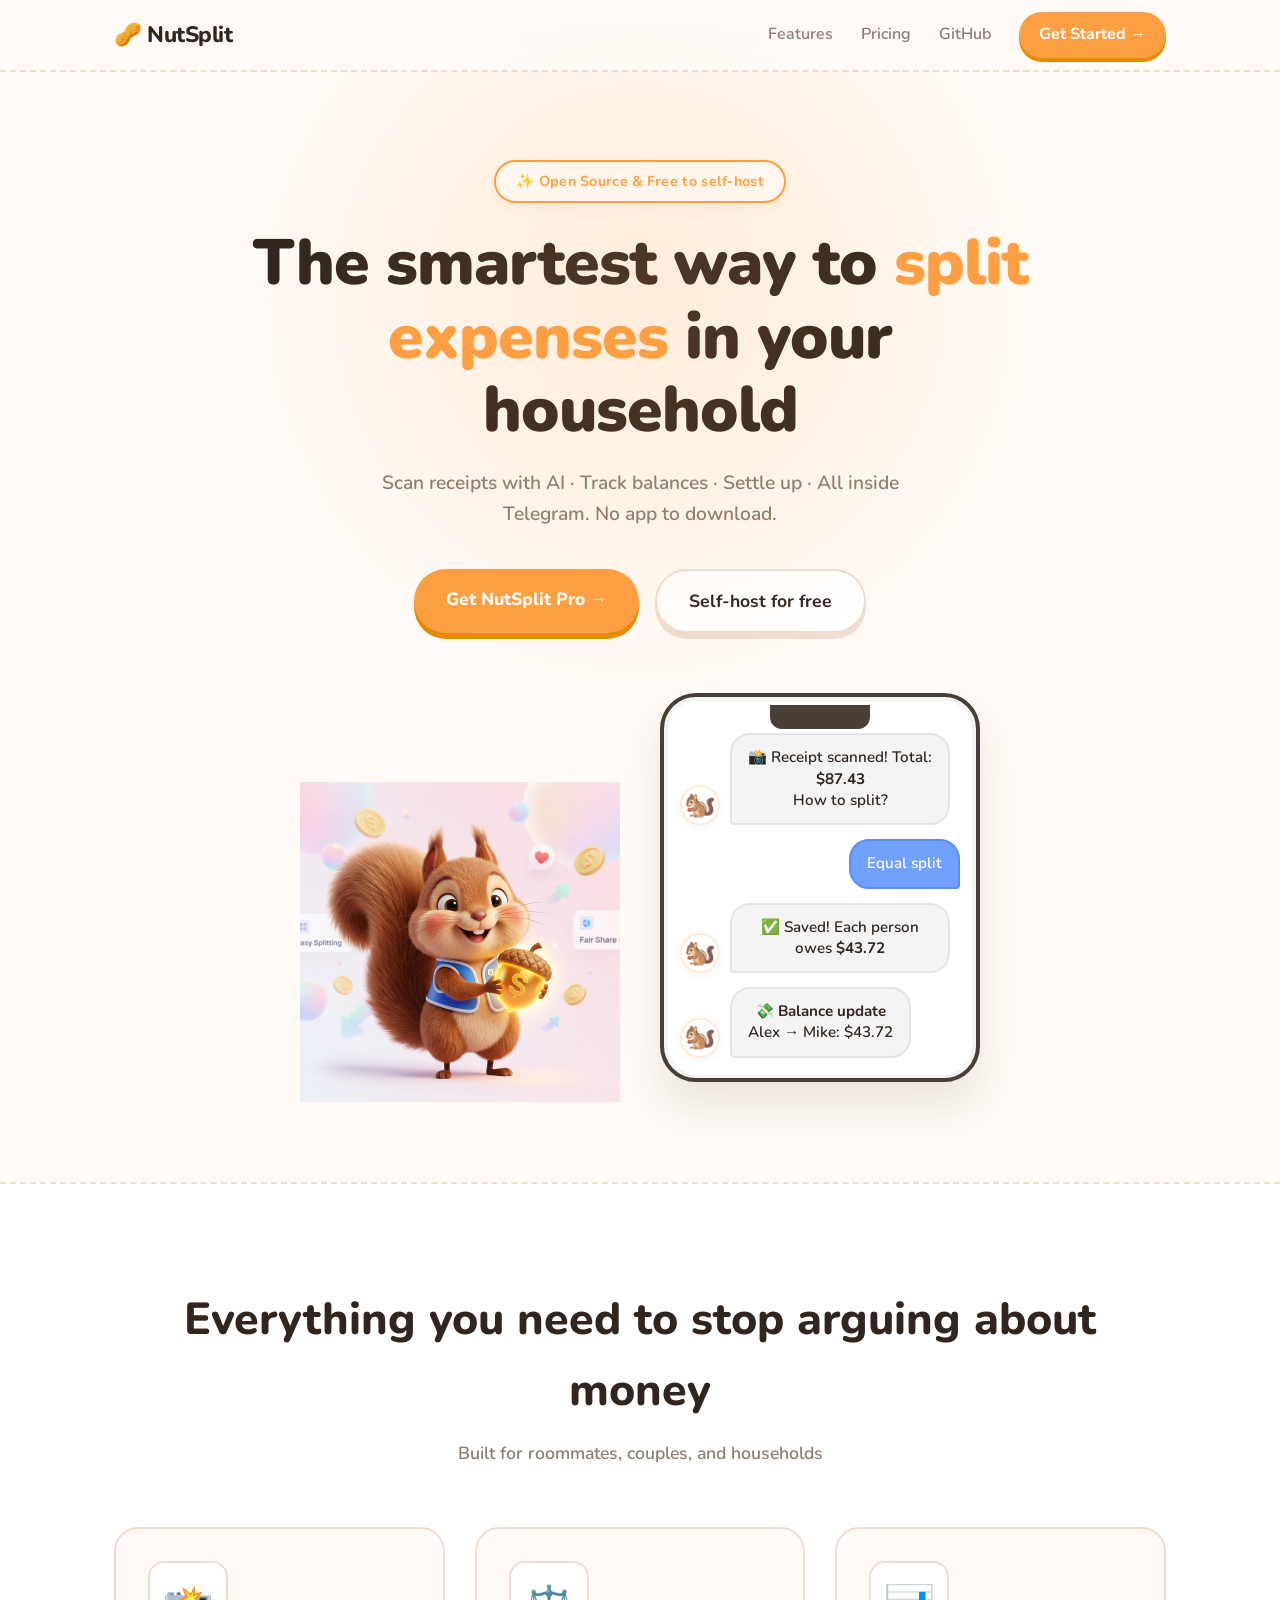
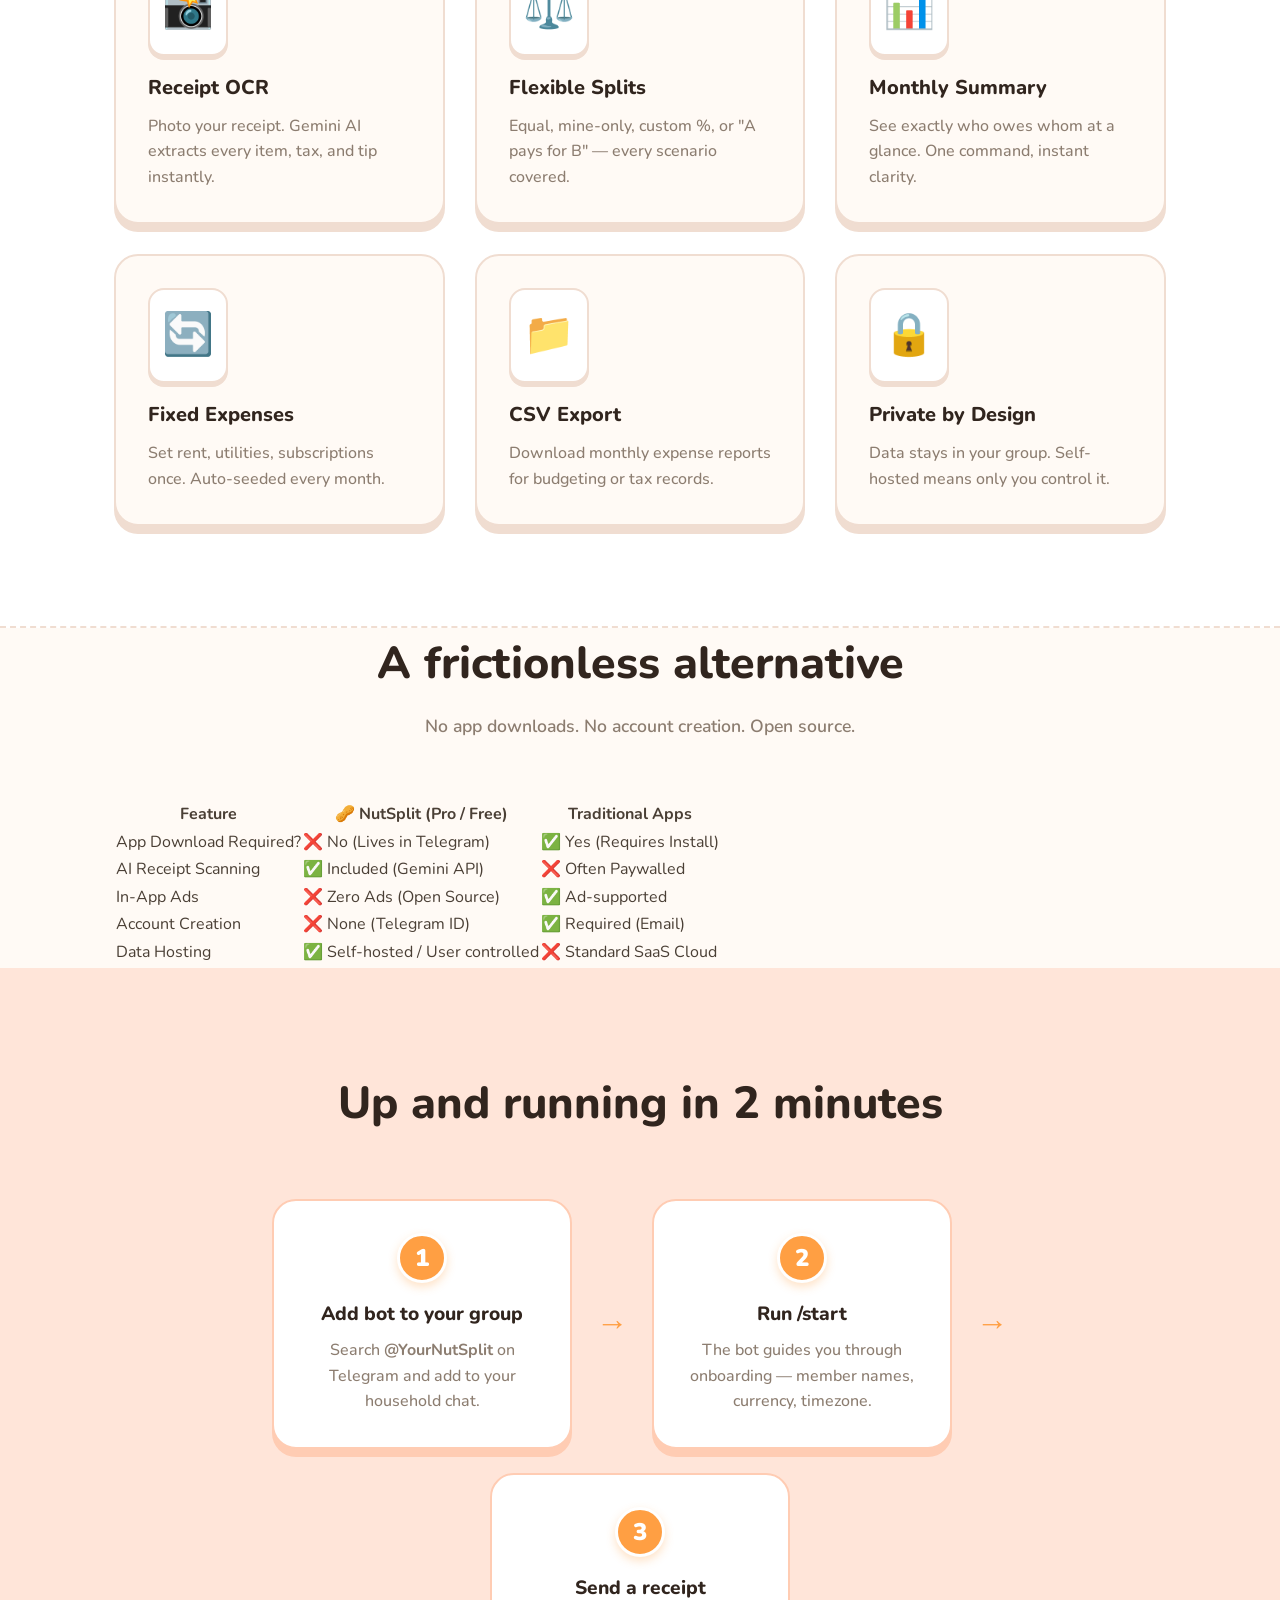
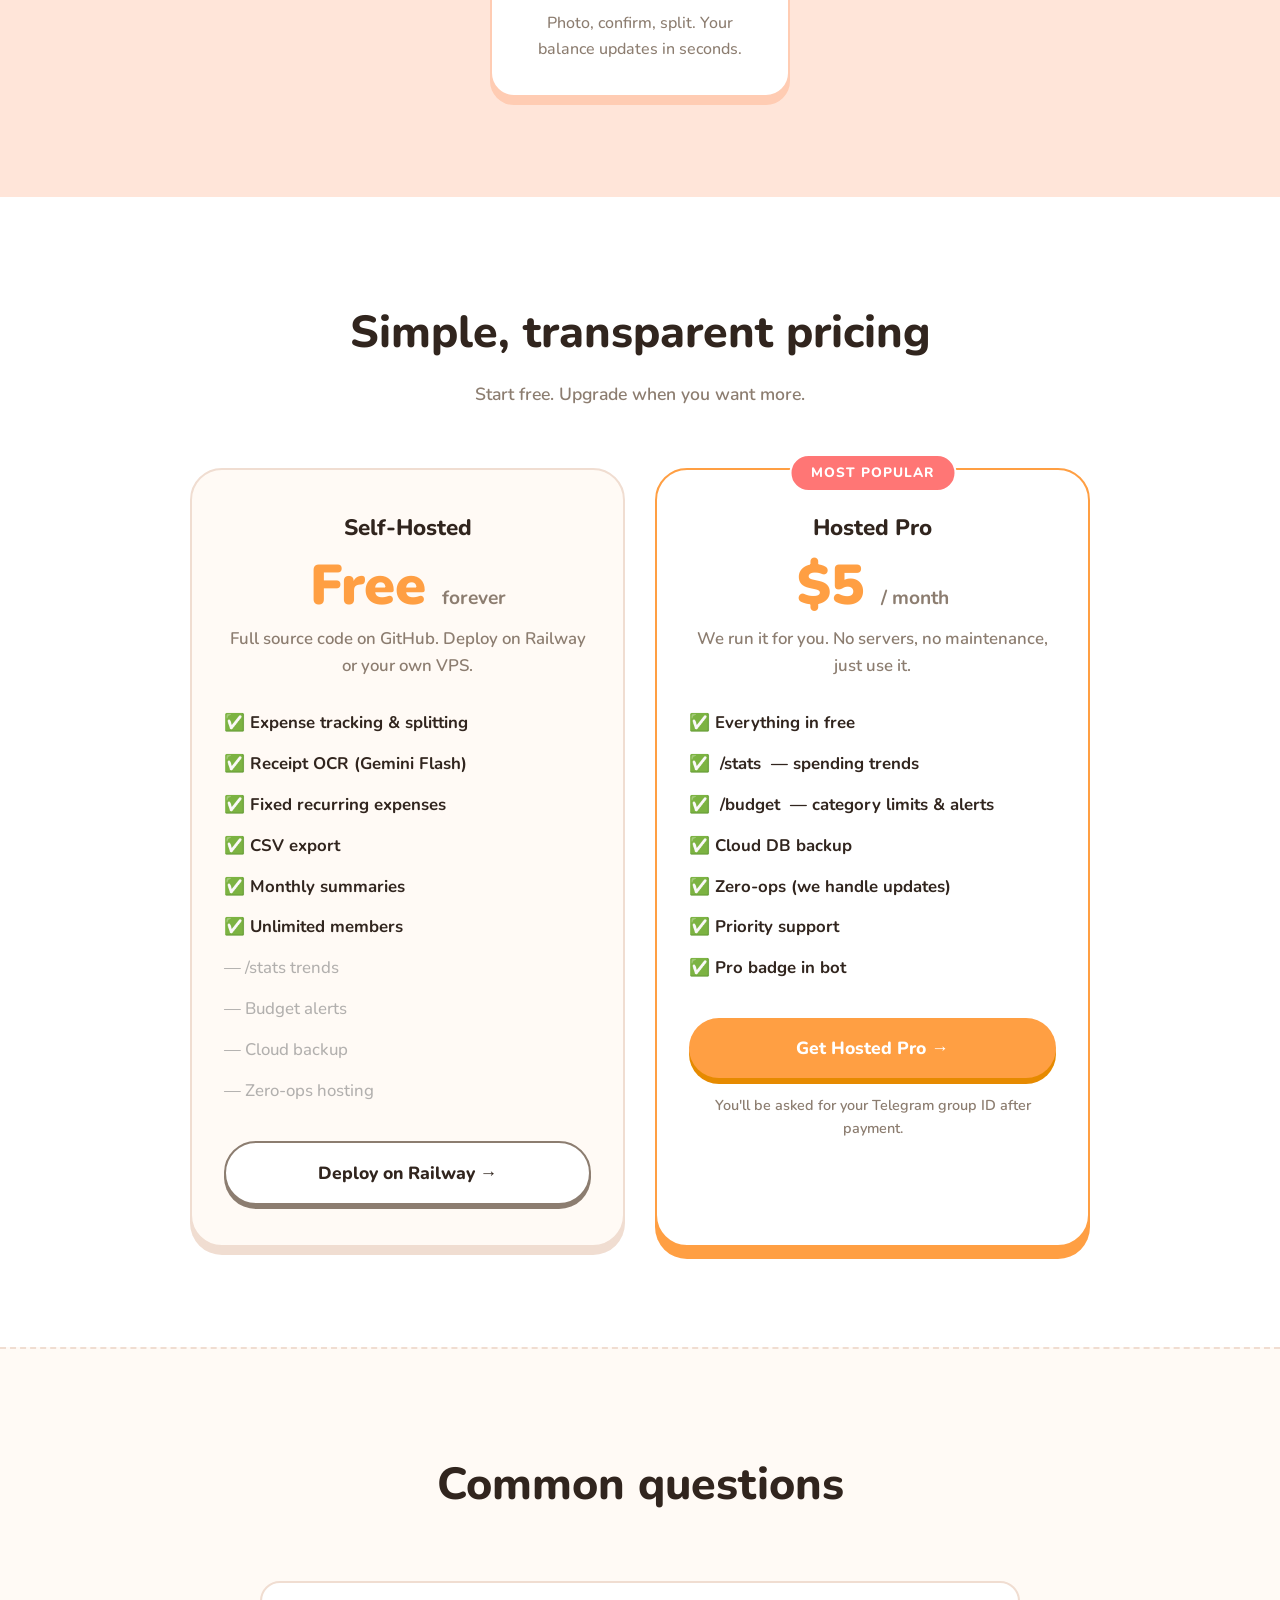
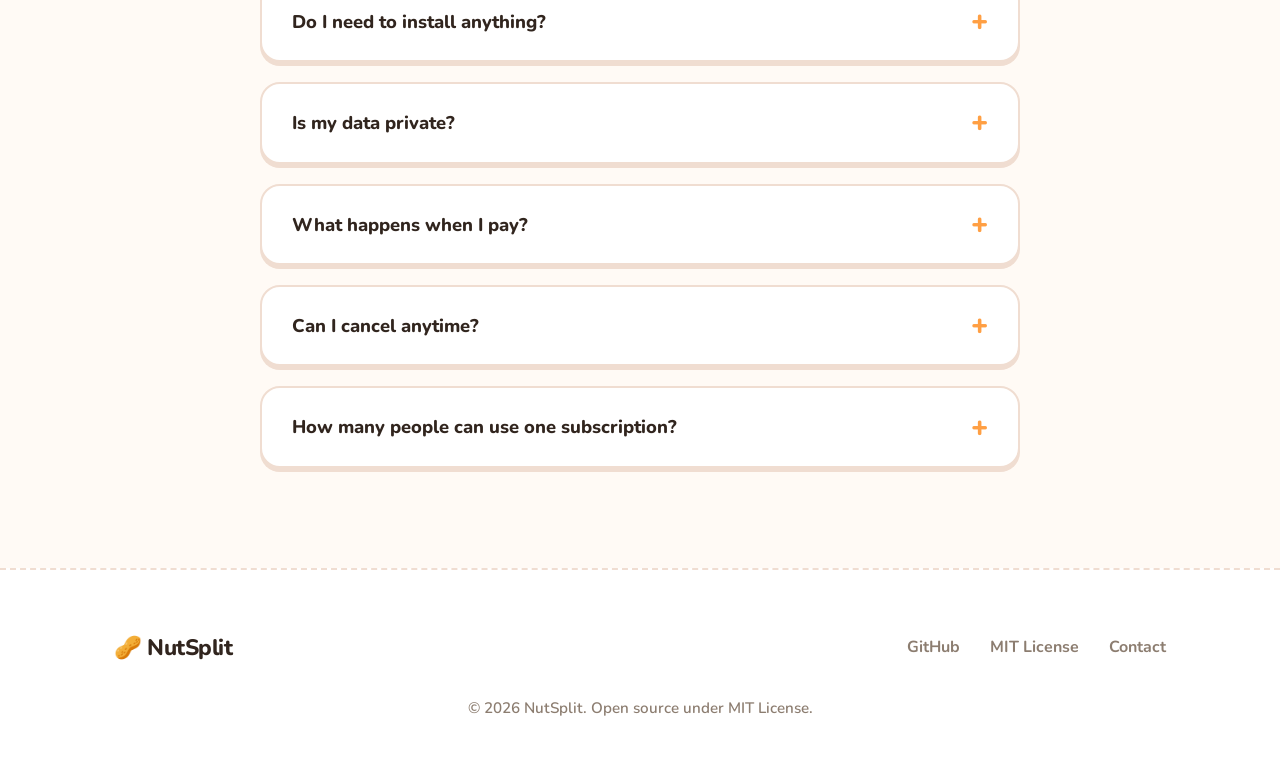
<file: docs/index.html>
<!DOCTYPE html>
<html lang="en">

<head>
  <meta charset="UTF-8" />
  <meta name="viewport" content="width=device-width, initial-scale=1.0" />
  <title>NutSplit — Household Expense Tracker for Telegram</title>
  <meta name="description"
    content="The smartest way to split shared expenses. Scan receipts with AI, track balances, and settle up — all inside Telegram." />
  <link rel="preconnect" href="https://fonts.googleapis.com" />
  <link href="https://fonts.googleapis.com/css2?family=Inter:wght@300;400;500;600;700;800&display=swap"
    rel="stylesheet" />
  <link rel="stylesheet" href="style.css" />
  <link rel="icon" type="image/svg+xml" href="data:image/svg+xml,%3Csvg xmlns='http://www.w3.org/2000/svg' viewBox='0 0 100 100'%3E%3Ctext y='0.9em' font-size='90'%3E🥜%3C/text%3E%3C/svg%3E" />
  
  <!-- Google Analytics 4 -->
  <script async src="https://www.googletagmanager.com/gtag/js?id=G-BRJVH4PZZW"></script>
  <script>
    window.dataLayer = window.dataLayer || [];
    function gtag(){dataLayer.push(arguments);}
    gtag('js', new Date());

    gtag('config', 'G-BRJVH4PZZW');
  </script>
</head>

<body>

  <!-- NAVBAR -->
  <nav class="nav">
    <div class="nav-inner">
      <div class="logo">🥜 NutSplit</div>
      <div class="nav-links">
        <a href="#features">Features</a>
        <a href="#pricing">Pricing</a>
        <a href="https://github.com/shawn137080/open_split" target="_blank">GitHub</a>
        <a href="#pricing" class="btn-nav">Get Started →</a>
      </div>
    </div>
  </nav>

  <!-- HERO -->
  <section class="hero">
    <div class="hero-glow"></div>
    <div class="container">
      <div class="badge">✨ Open Source &amp; Free to self-host</div>
      <h1>The smartest way to <span class="gradient-text">split expenses</span> in your household</h1>
      <p class="hero-sub">Scan receipts with AI · Track balances · Settle up · All inside Telegram. No app to download.
      </p>
      <div class="hero-cta">
        <a href="#pricing" class="btn-primary">Get NutSplit Pro →</a>
        <a href="https://github.com/shawn137080/open_split" class="btn-ghost" target="_blank">Self-host for free</a>
      </div>
      <div class="hero-demo">
        <img src="mascot.png" alt="Pip the Squirrel Mascot" class="mascot-img" />
        <div class="phone-mock">
          <div class="phone-screen">
            <div class="chat-msg bot">
              <span class="avatar">🐿️</span>
              <div class="bubble">📸 Receipt scanned! Total: <b>$87.43</b><br />How to split?</div>
            </div>
            <div class="chat-msg user">
              <div class="bubble">Equal split</div>
            </div>
            <div class="chat-msg bot">
              <span class="avatar">🐿️</span>
              <div class="bubble">✅ Saved! Each person owes <b>$43.72</b></div>
            </div>
            <div class="chat-msg bot">
              <span class="avatar">🐿️</span>
              <div class="bubble">💸 <b>Balance update</b><br />Alex → Mike: $43.72</div>
            </div>
          </div>
        </div>
      </div>
    </div>
  </section>

  <!-- FEATURES -->
  <section class="features" id="features">
    <div class="container">
      <div class="section-header">
        <h2>Everything you need to stop arguing about money</h2>
        <p>Built for roommates, couples, and households</p>
      </div>
      <div class="feature-grid">
        <div class="feature-card">
          <div class="feature-icon">📸</div>
          <h3>Receipt OCR</h3>
          <p>Photo your receipt. Gemini AI extracts every item, tax, and tip instantly.</p>
        </div>
        <div class="feature-card">
          <div class="feature-icon">⚖️</div>
          <h3>Flexible Splits</h3>
          <p>Equal, mine-only, custom %, or "A pays for B" — every scenario covered.</p>
        </div>
        <div class="feature-card">
          <div class="feature-icon">📊</div>
          <h3>Monthly Summary</h3>
          <p>See exactly who owes whom at a glance. One command, instant clarity.</p>
        </div>
        <div class="feature-card">
          <div class="feature-icon">🔄</div>
          <h3>Fixed Expenses</h3>
          <p>Set rent, utilities, subscriptions once. Auto-seeded every month.</p>
        </div>
        <div class="feature-card">
          <div class="feature-icon">📁</div>
          <h3>CSV Export</h3>
          <p>Download monthly expense reports for budgeting or tax records.</p>
        </div>
        <div class="feature-card">
          <div class="feature-icon">🔒</div>
          <h3>Private by Design</h3>
          <p>Data stays in your group. Self-hosted means only you control it.</p>
        </div>
      </div>
    </div>
  </section>

  <!-- COMPARE -->
  <section class="compare" id="compare">
    <div class="container">
      <div class="section-header">
        <h2>A frictionless alternative</h2>
        <p>No app downloads. No account creation. Open source.</p>
      </div>
      <table class="compare-table">
        <thead>
          <tr>
            <th>Feature</th>
            <th>🥜 NutSplit (Pro / Free)</th>
            <th>Traditional Apps</th>
          </tr>
        </thead>
        <tbody>
          <tr>
            <td>App Download Required?</td>
            <td>❌ No (Lives in Telegram)</td>
            <td>✅ Yes (Requires Install)</td>
          </tr>
          <tr>
            <td>AI Receipt Scanning</td>
            <td>✅ Included (Gemini API)</td>
            <td>❌ Often Paywalled</td>
          </tr>
          <tr>
            <td>In-App Ads</td>
            <td>❌ Zero Ads (Open Source)</td>
            <td>✅ Ad-supported</td>
          </tr>
          <tr>
            <td>Account Creation</td>
            <td>❌ None (Telegram ID)</td>
            <td>✅ Required (Email)</td>
          </tr>
          <tr>
            <td>Data Hosting</td>
            <td>✅ Self-hosted / User controlled</td>
            <td>❌ Standard SaaS Cloud</td>
          </tr>
        </tbody>
      </table>
    </div>
  </section>

  <!-- HOW IT WORKS -->
  <section class="how">
    <div class="container">
      <div class="section-header">
        <h2>Up and running in 2 minutes</h2>
      </div>
      <div class="steps">
        <div class="step">
          <div class="step-num">1</div>
          <div class="step-text">
            <h4>Add bot to your group</h4>
            <p>Search <b>@YourNutSplit</b> on Telegram and add to your household chat.</p>
          </div>
        </div>
        <div class="step-arrow">→</div>
        <div class="step">
          <div class="step-num">2</div>
          <div class="step-text">
            <h4>Run /start</h4>
            <p>The bot guides you through onboarding — member names, currency, timezone.</p>
          </div>
        </div>
        <div class="step-arrow">→</div>
        <div class="step">
          <div class="step-num">3</div>
          <div class="step-text">
            <h4>Send a receipt</h4>
            <p>Photo, confirm, split. Your balance updates in seconds.</p>
          </div>
        </div>
      </div>
    </div>
  </section>

  <!-- PRICING -->
  <section class="pricing" id="pricing">
    <div class="container">
      <div class="section-header">
        <h2>Simple, transparent pricing</h2>
        <p>Start free. Upgrade when you want more.</p>
      </div>
      <div class="pricing-grid">

        <!-- FREE TIER -->
        <div class="plan-card">
          <div class="plan-name">Self-Hosted</div>
          <div class="plan-price">Free <span>forever</span></div>
          <div class="plan-desc">Full source code on GitHub. Deploy on Railway or your own VPS.</div>
          <ul class="plan-features">
            <li>✅ Expense tracking &amp; splitting</li>
            <li>✅ Receipt OCR (Gemini Flash)</li>
            <li>✅ Fixed recurring expenses</li>
            <li>✅ CSV export</li>
            <li>✅ Monthly summaries</li>
            <li>✅ Unlimited members</li>
            <li class="dim">— /stats trends</li>
            <li class="dim">— Budget alerts</li>
            <li class="dim">— Cloud backup</li>
            <li class="dim">— Zero-ops hosting</li>
          </ul>
          <a href="https://railway.app/new/template?template=https://github.com/shawn137080/open_split"
            class="btn-outline" target="_blank">Deploy on Railway →</a>
        </div>

        <!-- PRO TIER -->
        <div class="plan-card plan-pro">
          <div class="plan-badge">Most Popular</div>
          <div class="plan-name">Hosted Pro</div>
          <div class="plan-price">$5 <span>/ month</span></div>
          <div class="plan-desc">We run it for you. No servers, no maintenance, just use it.</div>
          <ul class="plan-features">
            <li>✅ Everything in free</li>
            <li>✅ <b>/stats</b> — spending trends</li>
            <li>✅ <b>/budget</b> — category limits &amp; alerts</li>
            <li>✅ Cloud DB backup</li>
            <li>✅ Zero-ops (we handle updates)</li>
            <li>✅ Priority support</li>
            <li>✅ Pro badge in bot</li>
          </ul>
          <a href="#"
            onclick="alert('Stripe Integration: Replace this link with your actual Stripe Payment Link in index.html line 182'); return false;"
            class="btn-primary" id="pro-cta">Get Hosted Pro →</a>
          <p class="plan-note">You'll be asked for your Telegram group ID after payment.</p>
        </div>

      </div>
    </div>
  </section>

  <!-- FAQ -->
  <section class="faq">
    <div class="container">
      <div class="section-header">
        <h2>Common questions</h2>
      </div>
      <div class="faq-list">
        <details class="faq-item">
          <summary>Do I need to install anything?</summary>
          <p>No. NutSplit lives entirely inside Telegram. Your household just needs to add the bot to your group chat.
          </p>
        </details>
        <details class="faq-item">
          <summary>Is my data private?</summary>
          <p>On the self-hosted version the SQLite database lives on your own server. On Hosted Pro your data is stored
            on our secure VPS and never shared with third parties.</p>
        </details>
        <details class="faq-item">
          <summary>What happens when I pay?</summary>
          <p>After checkout you'll receive an email with instructions to send us your Telegram group ID. We'll activate
            Pro within 24 hours (usually within minutes).</p>
        </details>
        <details class="faq-item">
          <summary>Can I cancel anytime?</summary>
          <p>Yes. Cancel your Stripe subscription at any time — no lock-in, no questions asked.</p>
        </details>
        <details class="faq-item">
          <summary>How many people can use one subscription?</summary>
          <p>One subscription covers one Telegram group (one household). Multiple groups require separate subscriptions.
          </p>
        </details>
      </div>
    </div>
  </section>

  <!-- FOOTER -->
  <footer class="footer">
    <div class="container">
      <div class="footer-inner">
        <div class="logo">🥜 NutSplit</div>
        <div class="footer-links">
          <a href="https://github.com/shawn137080/open_split" target="_blank">GitHub</a>
          <a href="https://github.com/shawn137080/open_split/blob/main/LICENSE" target="_blank">MIT License</a>
          <a href="mailto:hello@nutsplit.app">Contact</a>
        </div>
      </div>
      <p class="footer-copy">© 2026 NutSplit. Open source under MIT License.</p>
    </div>
  </footer>

  <script src="script.js"></script>
</body>

</html>
</file>
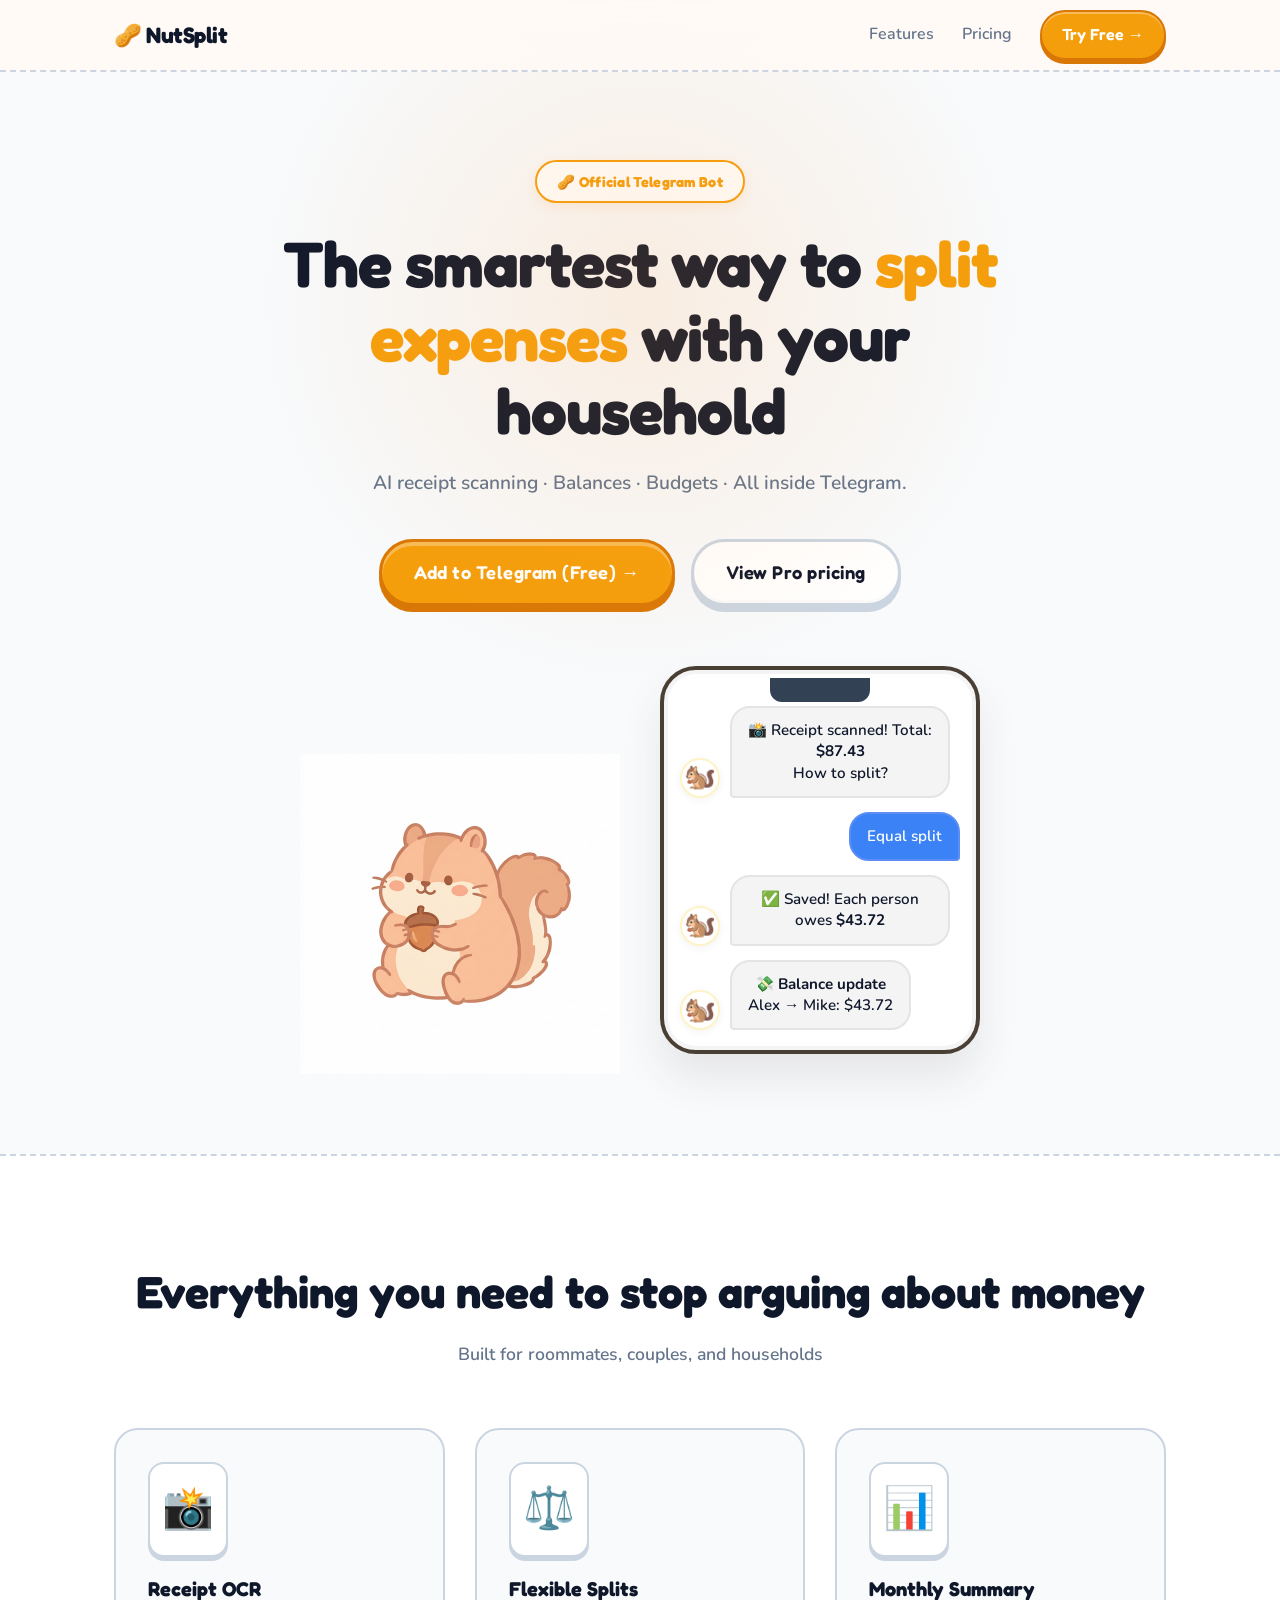
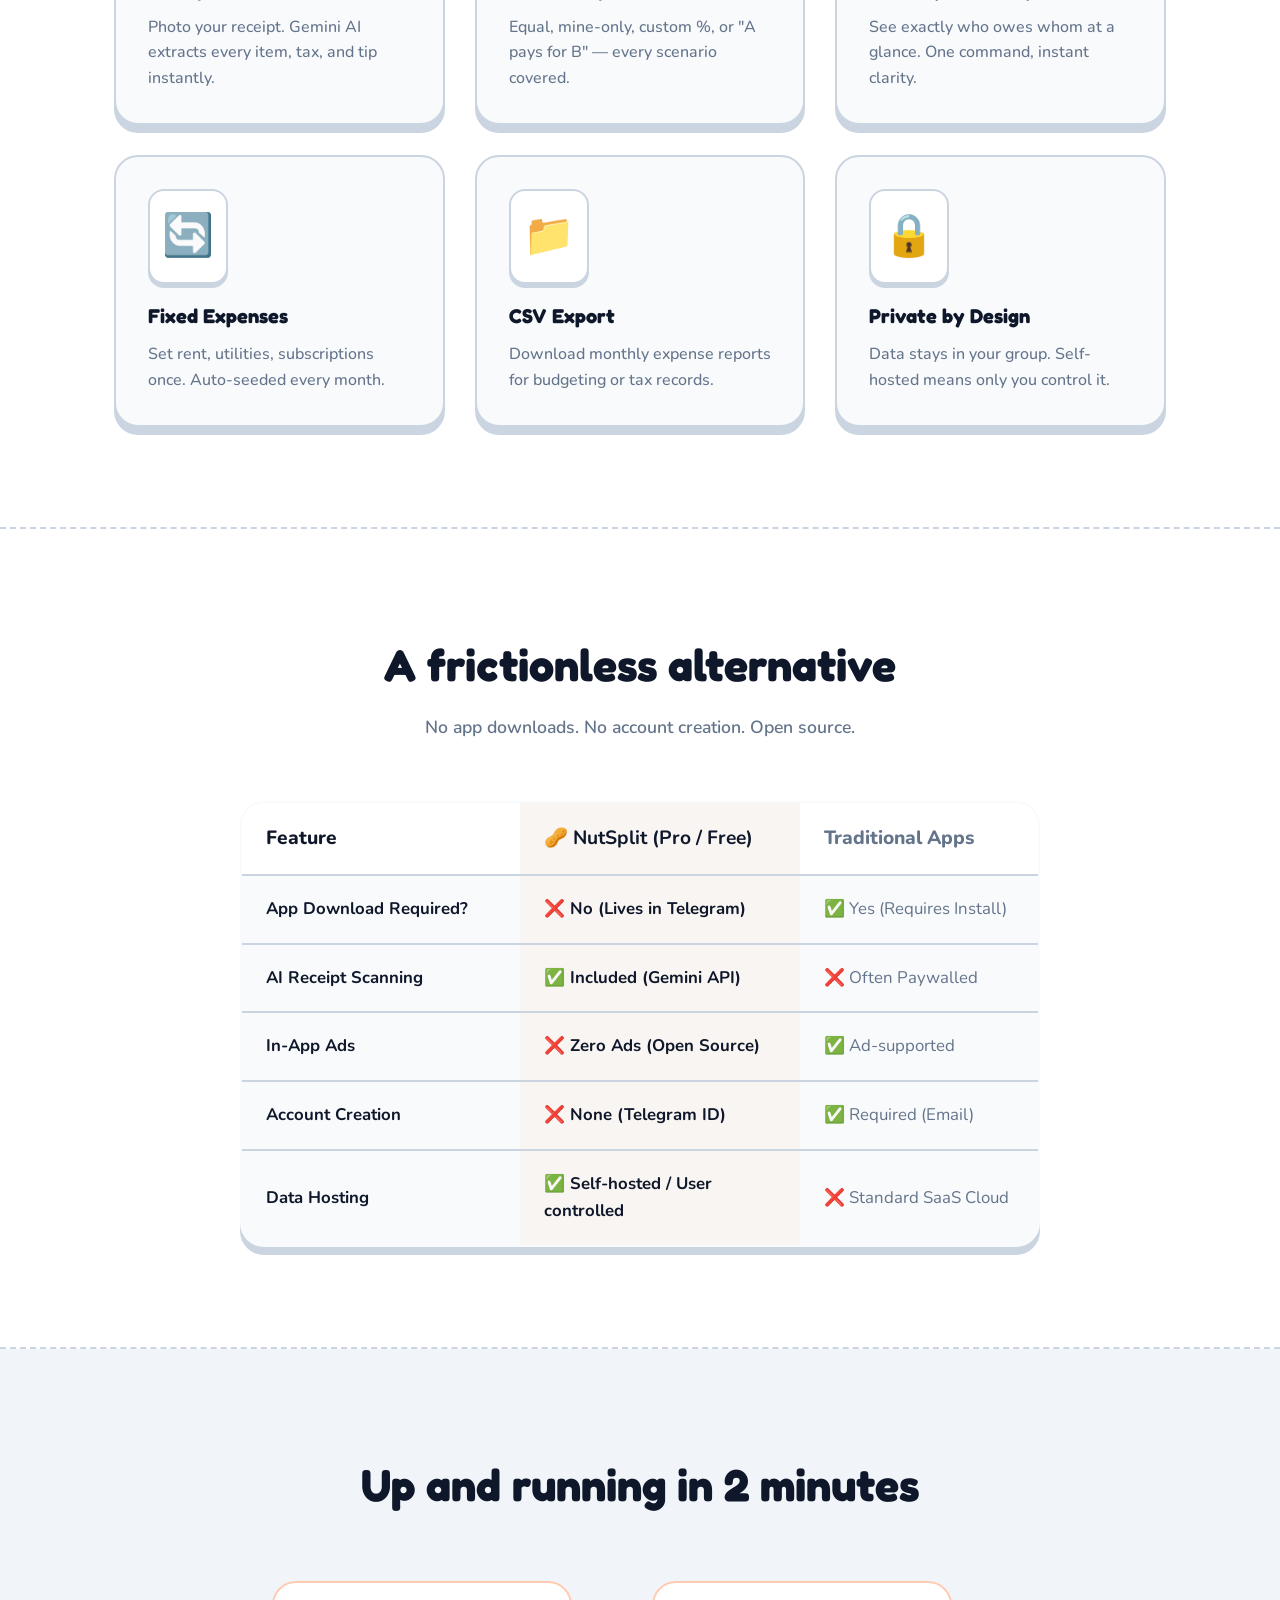
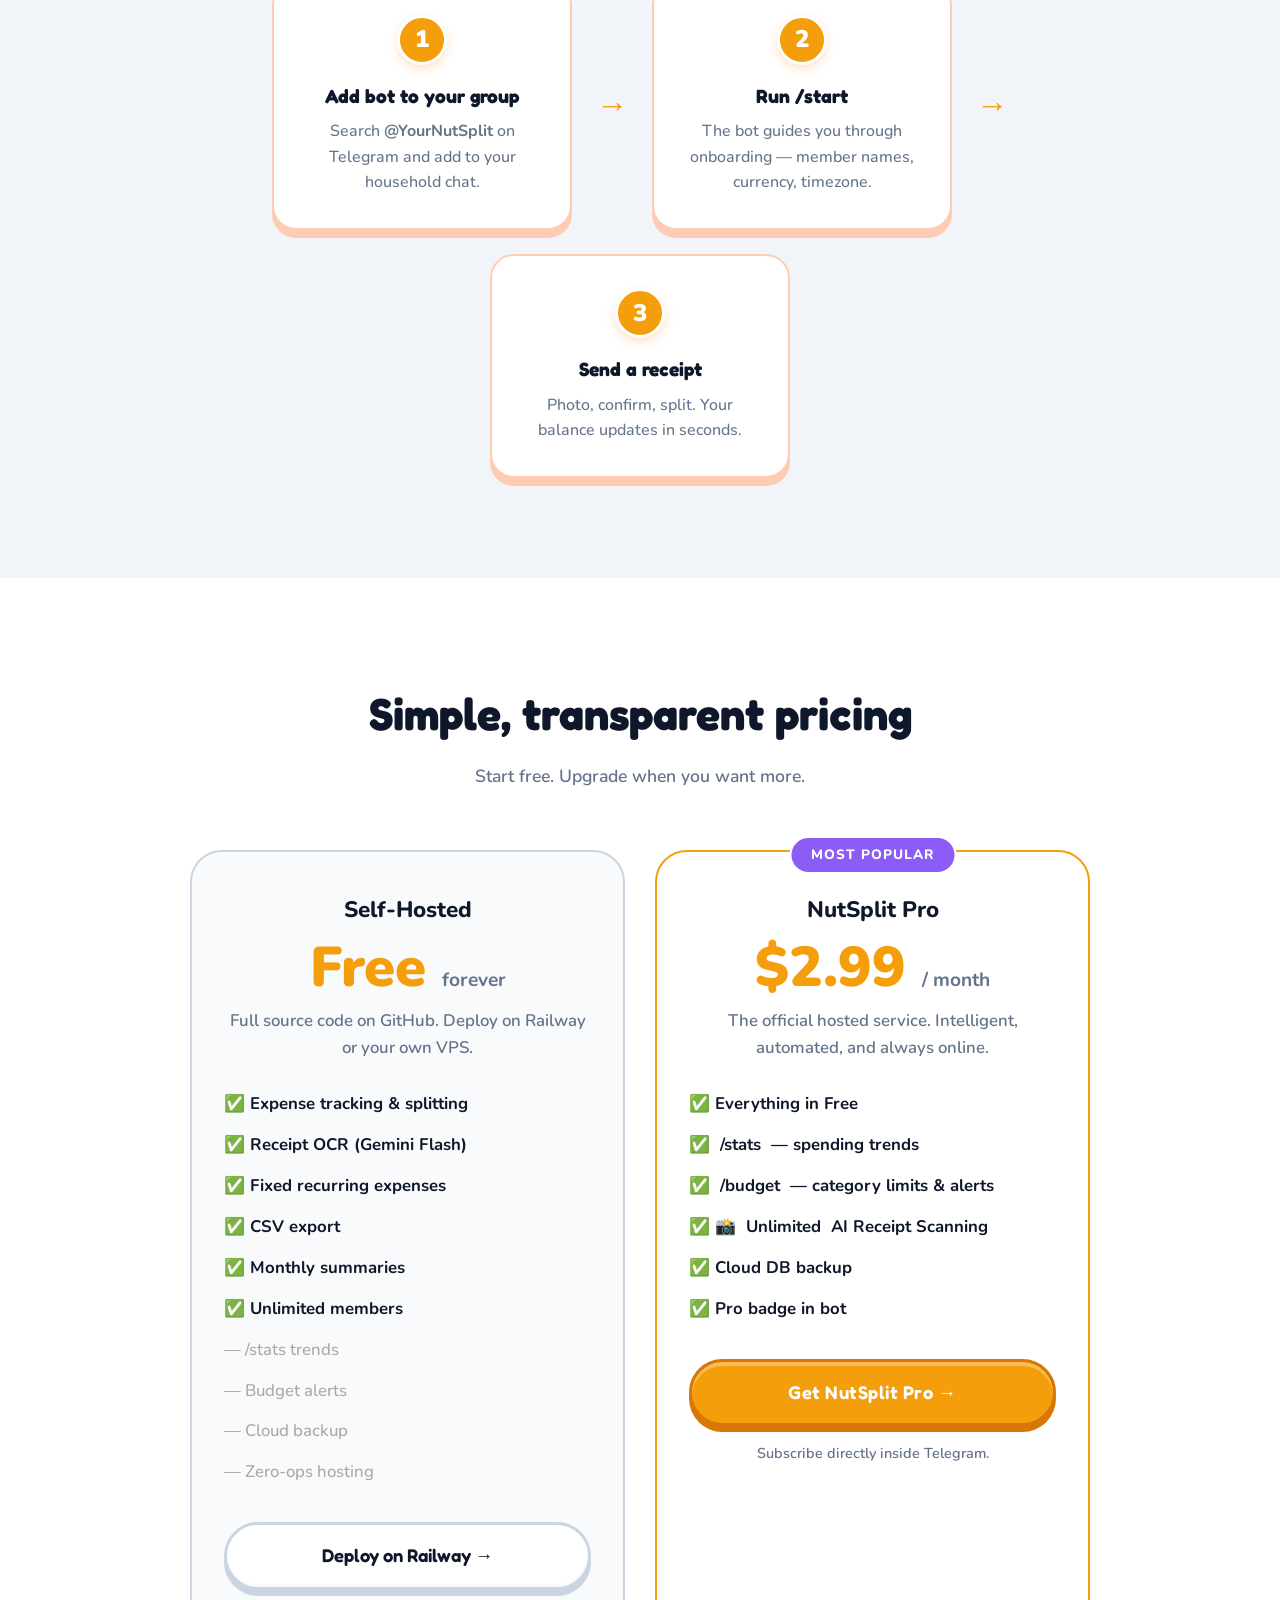
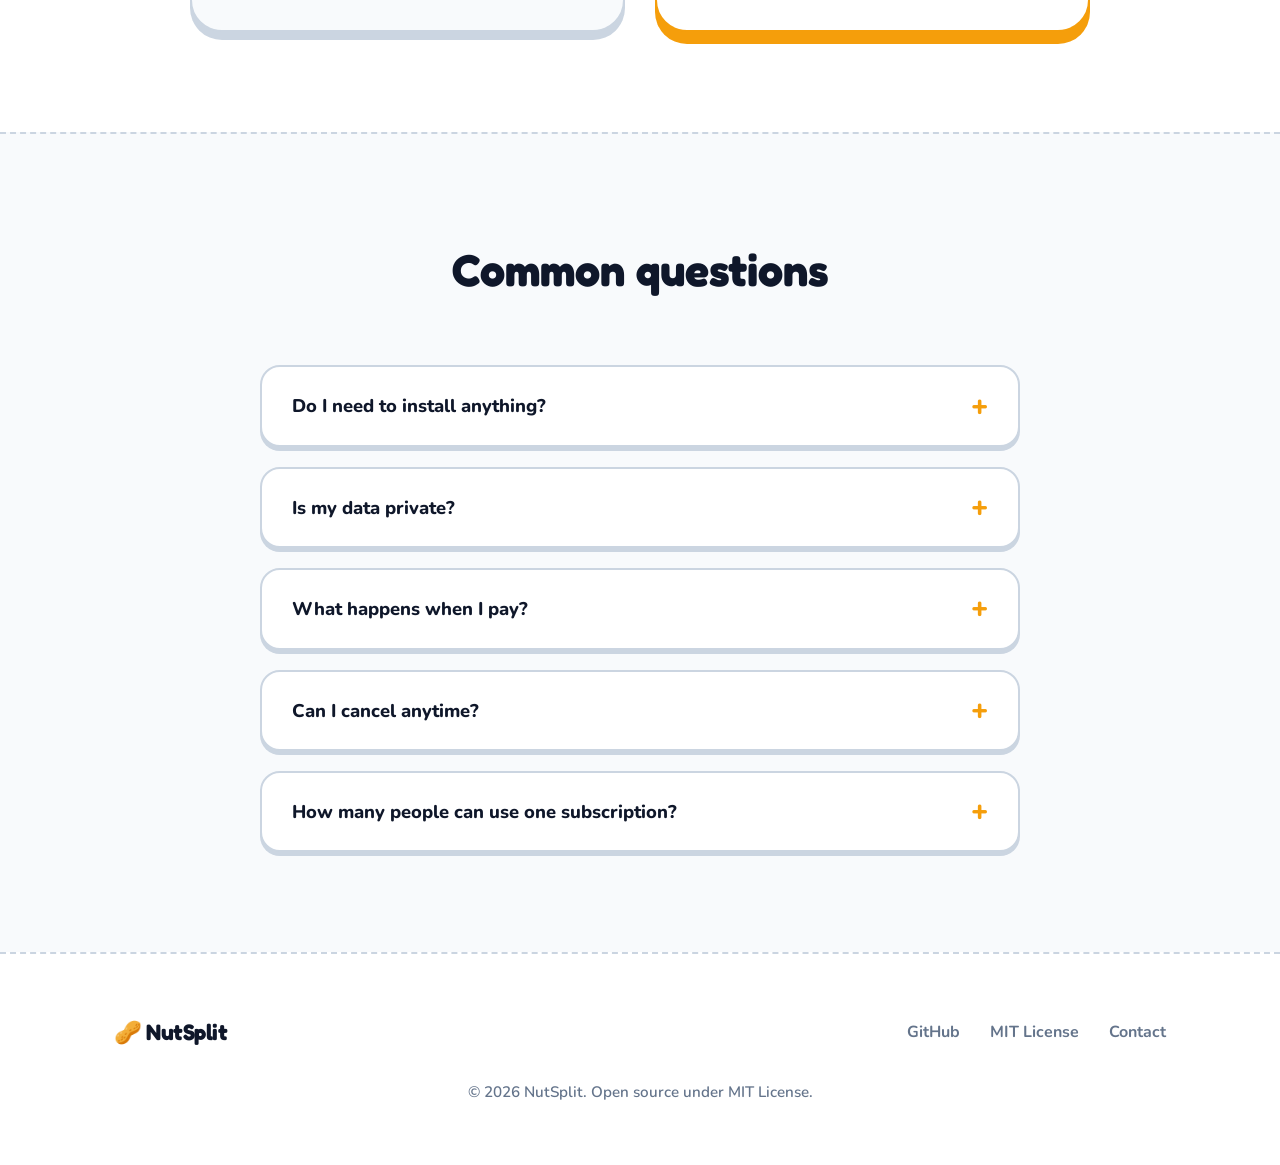
<file: landing/index.html>
<!DOCTYPE html>
<html lang="en">

<head>
  <meta charset="UTF-8" />
  <meta name="viewport" content="width=device-width, initial-scale=1.0" />
  <title>NutSplit — Household Expense Tracker for Telegram</title>
  <meta name="description"
    content="The smartest way to split shared expenses. Scan receipts with AI, track balances, and settle up — all inside Telegram." />
  <link rel="preconnect" href="https://fonts.googleapis.com" />
  <link rel="stylesheet" href="style.css" />
  <link rel="icon" type="image/svg+xml" href="data:image/svg+xml,%3Csvg xmlns='http://www.w3.org/2000/svg' viewBox='0 0 100 100'%3E%3Ctext y='0.9em' font-size='90'%3E🥜%3C/text%3E%3C/svg%3E" />
  
  <!-- Google Analytics 4 -->
  <script async src="https://www.googletagmanager.com/gtag/js?id=G-BRJVH4PZZW"></script>
  <script>
    window.dataLayer = window.dataLayer || [];
    function gtag(){dataLayer.push(arguments);}
    gtag('js', new Date());

    gtag('config', 'G-BRJVH4PZZW');
  </script>
</head>

<body>

  <!-- NAVBAR -->
  <nav class="nav">
    <div class="nav-inner">
      <div class="logo">🥜 NutSplit</div>
      <div class="nav-links">
        <a href="#features">Features</a>
        <a href="#pricing">Pricing</a>
        <a href="https://t.me/NutSplitBot?start=landing" class="btn-nav">Try Free →</a>
      </div>
    </div>
  </nav>

  <!-- HERO -->
  <section class="hero">
    <div class="hero-glow"></div>
    <div class="container">
      <div class="badge">🥜 Official Telegram Bot</div>
      <h1>The smartest way to <span class="gradient-text">split expenses</span> with your household</h1>
      <p class="hero-sub">AI receipt scanning · Balances · Budgets · All inside Telegram.
      </p>
      <div class="hero-cta">
        <a href="https://t.me/NutSplitBot?start=landing" class="btn-primary">Add to Telegram (Free) →</a>
        <a href="#pricing" class="btn-ghost">View Pro pricing</a>
      </div>
      <div class="hero-demo">
        <img src="mascot.png" alt="Pip the Squirrel Mascot" class="mascot-img" />
        <div class="phone-mock">
          <div class="phone-screen">
            <div class="chat-msg bot">
              <span class="avatar">🐿️</span>
              <div class="bubble">📸 Receipt scanned! Total: <b>$87.43</b><br />How to split?</div>
            </div>
            <div class="chat-msg user">
              <div class="bubble">Equal split</div>
            </div>
            <div class="chat-msg bot">
              <span class="avatar">🐿️</span>
              <div class="bubble">✅ Saved! Each person owes <b>$43.72</b></div>
            </div>
            <div class="chat-msg bot">
              <span class="avatar">🐿️</span>
              <div class="bubble">💸 <b>Balance update</b><br />Alex → Mike: $43.72</div>
            </div>
          </div>
        </div>
      </div>
    </div>
  </section>

  <!-- FEATURES -->
  <section class="features" id="features">
    <div class="container">
      <div class="section-header">
        <h2>Everything you need to stop arguing about money</h2>
        <p>Built for roommates, couples, and households</p>
      </div>
      <div class="feature-grid">
        <div class="feature-card">
          <div class="feature-icon">📸</div>
          <h3>Receipt OCR</h3>
          <p>Photo your receipt. Gemini AI extracts every item, tax, and tip instantly.</p>
        </div>
        <div class="feature-card">
          <div class="feature-icon">⚖️</div>
          <h3>Flexible Splits</h3>
          <p>Equal, mine-only, custom %, or "A pays for B" — every scenario covered.</p>
        </div>
        <div class="feature-card">
          <div class="feature-icon">📊</div>
          <h3>Monthly Summary</h3>
          <p>See exactly who owes whom at a glance. One command, instant clarity.</p>
        </div>
        <div class="feature-card">
          <div class="feature-icon">🔄</div>
          <h3>Fixed Expenses</h3>
          <p>Set rent, utilities, subscriptions once. Auto-seeded every month.</p>
        </div>
        <div class="feature-card">
          <div class="feature-icon">📁</div>
          <h3>CSV Export</h3>
          <p>Download monthly expense reports for budgeting or tax records.</p>
        </div>
        <div class="feature-card">
          <div class="feature-icon">🔒</div>
          <h3>Private by Design</h3>
          <p>Data stays in your group. Self-hosted means only you control it.</p>
        </div>
      </div>
    </div>
  </section>

  <!-- COMPARE -->
  <section class="compare" id="compare">
    <div class="container">
      <div class="section-header">
        <h2>A frictionless alternative</h2>
        <p>No app downloads. No account creation. Open source.</p>
      </div>
      <table class="compare-table">
        <thead>
          <tr>
            <th>Feature</th>
            <th>🥜 NutSplit (Pro / Free)</th>
            <th>Traditional Apps</th>
          </tr>
        </thead>
        <tbody>
          <tr>
            <td>App Download Required?</td>
            <td>❌ No (Lives in Telegram)</td>
            <td>✅ Yes (Requires Install)</td>
          </tr>
          <tr>
            <td>AI Receipt Scanning</td>
            <td>✅ Included (Gemini API)</td>
            <td>❌ Often Paywalled</td>
          </tr>
          <tr>
            <td>In-App Ads</td>
            <td>❌ Zero Ads (Open Source)</td>
            <td>✅ Ad-supported</td>
          </tr>
          <tr>
            <td>Account Creation</td>
            <td>❌ None (Telegram ID)</td>
            <td>✅ Required (Email)</td>
          </tr>
          <tr>
            <td>Data Hosting</td>
            <td>✅ Self-hosted / User controlled</td>
            <td>❌ Standard SaaS Cloud</td>
          </tr>
        </tbody>
      </table>
    </div>
  </section>

  <!-- HOW IT WORKS -->
  <section class="how">
    <div class="container">
      <div class="section-header">
        <h2>Up and running in 2 minutes</h2>
      </div>
      <div class="steps">
        <div class="step">
          <div class="step-num">1</div>
          <div class="step-text">
            <h4>Add bot to your group</h4>
            <p>Search <b>@YourNutSplit</b> on Telegram and add to your household chat.</p>
          </div>
        </div>
        <div class="step-arrow">→</div>
        <div class="step">
          <div class="step-num">2</div>
          <div class="step-text">
            <h4>Run /start</h4>
            <p>The bot guides you through onboarding — member names, currency, timezone.</p>
          </div>
        </div>
        <div class="step-arrow">→</div>
        <div class="step">
          <div class="step-num">3</div>
          <div class="step-text">
            <h4>Send a receipt</h4>
            <p>Photo, confirm, split. Your balance updates in seconds.</p>
          </div>
        </div>
      </div>
    </div>
  </section>

  <!-- PRICING -->
  <section class="pricing" id="pricing">
    <div class="container">
      <div class="section-header">
        <h2>Simple, transparent pricing</h2>
        <p>Start free. Upgrade when you want more.</p>
      </div>
      <div class="pricing-grid">

        <!-- FREE TIER -->
        <div class="plan-card">
          <div class="plan-name">Self-Hosted</div>
          <div class="plan-price">Free <span>forever</span></div>
          <div class="plan-desc">Full source code on GitHub. Deploy on Railway or your own VPS.</div>
          <ul class="plan-features">
            <li>✅ Expense tracking &amp; splitting</li>
            <li>✅ Receipt OCR (Gemini Flash)</li>
            <li>✅ Fixed recurring expenses</li>
            <li>✅ CSV export</li>
            <li>✅ Monthly summaries</li>
            <li>✅ Unlimited members</li>
            <li class="dim">— /stats trends</li>
            <li class="dim">— Budget alerts</li>
            <li class="dim">— Cloud backup</li>
            <li class="dim">— Zero-ops hosting</li>
          </ul>
          <a href="https://railway.app/new/template?template=https://github.com/shawn137080/open_split"
            class="btn-outline" target="_blank">Deploy on Railway →</a>
        </div>

        <!-- PRO TIER -->
        <div class="plan-card plan-pro">
          <div class="plan-badge">Most Popular</div>
          <div class="plan-name">NutSplit Pro</div>
          <div class="plan-price">$2.99 <span>/ month</span></div>
          <div class="plan-desc">The official hosted service. Intelligent, automated, and always online.</div>
          <ul class="plan-features">
            <li>✅ Everything in Free</li>
            <li>✅ <b>/stats</b> — spending trends</li>
            <li>✅ <b>/budget</b> — category limits &amp; alerts</li>
            <li>✅ 📸 <b>Unlimited</b> AI Receipt Scanning</li>
            <li>✅ Cloud DB backup</li>
            <li>✅ Pro badge in bot</li>
          </ul>
          <a href="https://t.me/NutSplitBot?start=landing"
            class="btn-primary" id="pro-cta">Get NutSplit Pro →</a>
          <p class="plan-note">Subscribe directly inside Telegram.</p>
        </div>

      </div>
    </div>
  </section>

  <!-- FAQ -->
  <section class="faq">
    <div class="container">
      <div class="section-header">
        <h2>Common questions</h2>
      </div>
      <div class="faq-list">
        <details class="faq-item">
          <summary>Do I need to install anything?</summary>
          <p>No. NutSplit lives entirely inside Telegram. Your household just needs to add the bot to your group chat.
          </p>
        </details>
        <details class="faq-item">
          <summary>Is my data private?</summary>
          <p>On the self-hosted version the SQLite database lives on your own server. On Hosted Pro your data is stored
            on our secure VPS and never shared with third parties.</p>
        </details>
        <details class="faq-item">
          <summary>What happens when I pay?</summary>
          <p>After checkout you'll receive an email with instructions to send us your Telegram group ID. We'll activate
            Pro within 24 hours (usually within minutes).</p>
        </details>
        <details class="faq-item">
          <summary>Can I cancel anytime?</summary>
          <p>Yes. Cancel your Stripe subscription at any time — no lock-in, no questions asked.</p>
        </details>
        <details class="faq-item">
          <summary>How many people can use one subscription?</summary>
          <p>One subscription covers one Telegram group (one household). Multiple groups require separate subscriptions.
          </p>
        </details>
      </div>
    </div>
  </section>

  <!-- FOOTER -->
  <footer class="footer">
    <div class="container">
      <div class="footer-inner">
        <div class="logo">🥜 NutSplit</div>
        <div class="footer-links">
          <a href="https://github.com/shawn137080/open_split" target="_blank">GitHub</a>
          <a href="https://github.com/shawn137080/open_split/blob/main/LICENSE" target="_blank">MIT License</a>
          <a href="mailto:hello@nutsplit.app">Contact</a>
        </div>
      </div>
      <p class="footer-copy">© 2026 NutSplit. Open source under MIT License.</p>
    </div>
  </footer>

  <script src="script.js"></script>
</body>

</html>
</file>
<file: docs/style.css>
/* ── Reset & Base ─────────────────────────────────────── */
@import url('https://fonts.googleapis.com/css2?family=Nunito:wght@400;600;700;800;900&display=swap');

*,
*::before,
*::after {
  box-sizing: border-box;
  margin: 0;
  padding: 0;
}

:root {
  --bg: #fffaf5;
  /* Warm cream/off-white */
  --bg2: #ffe5d9;
  /* Soft peach/pink */
  --card-bg: #ffffff;
  --border: #f0ddd1;
  --text: #4a3f35;
  --text-heading: #31251e;
  --muted: #8c7d70;
  --accent: #ff9f43;
  /* Nut orange */
  --accent2: #ff7675;
  /* Soft red/pink */
  --accent-light: #ffebd6;
  --green: #2ed573;
  --blue: #70a1ff;
  --radius: 24px;
}

html {
  scroll-behavior: smooth;
}

body {
  font-family: 'Nunito', sans-serif;
  background: var(--bg);
  color: var(--text);
  line-height: 1.6;
  overflow-x: hidden;
}

.container {
  max-width: 1100px;
  margin: 0 auto;
  padding: 0 24px;
}

/* ── NAV ─────────────────────────────────────────────── */
.nav {
  position: fixed;
  top: 0;
  left: 0;
  right: 0;
  z-index: 100;
  background: rgba(255, 250, 245, 0.9);
  backdrop-filter: blur(12px);
  border-bottom: 2px dashed var(--border);
}

.nav-inner {
  max-width: 1100px;
  margin: 0 auto;
  padding: 0 24px;
  display: flex;
  align-items: center;
  justify-content: space-between;
  height: 70px;
}

.logo {
  font-size: 1.4rem;
  font-weight: 800;
  color: var(--text-heading);
  letter-spacing: -0.5px;
  display: flex;
  align-items: center;
  gap: 6px;
}

.nav-links {
  display: flex;
  align-items: center;
  gap: 28px;
  font-weight: 600;
}

.nav-links a {
  color: var(--muted);
  text-decoration: none;
  font-size: 1rem;
  transition: color .2s;
}

.nav-links a:hover {
  color: var(--accent);
}

.btn-nav {
  background: var(--accent);
  color: #fff !important;
  padding: 10px 20px;
  border-radius: 99px;
  font-weight: 700;
  box-shadow: 0 4px 0 #e68a00;
  transition: transform 0.1s, box-shadow 0.1s;
}

.btn-nav:hover {
  transform: translateY(2px);
  box-shadow: 0 2px 0 #e68a00;
}

/* ── HERO ─────────────────────────────────────────────── */
.hero {
  position: relative;
  padding: 160px 0 100px;
  text-align: center;
  overflow: hidden;
}

.hero-glow {
  position: absolute;
  top: -100px;
  left: 50%;
  transform: translateX(-50%);
  width: 800px;
  height: 800px;
  background: radial-gradient(circle, rgba(255, 159, 67, 0.15) 0%, transparent 70%);
  pointer-events: none;
}

.badge {
  display: inline-block;
  padding: 8px 20px;
  background: #fff;
  border: 2px solid var(--accent);
  border-radius: 99px;
  font-size: .9rem;
  font-weight: 700;
  color: var(--accent);
  margin-bottom: 24px;
  letter-spacing: .3px;
  box-shadow: 0 4px 12px rgba(255, 159, 67, 0.15);
}

.hero h1 {
  font-size: clamp(2.5rem, 5vw, 4rem);
  font-weight: 900;
  line-height: 1.15;
  letter-spacing: -1px;
  color: var(--text-heading);
  max-width: 800px;
  margin: 0 auto 20px;
}

.gradient-text {
  color: var(--accent);
}

.hero-sub {
  color: var(--muted);
  font-size: 1.2rem;
  font-weight: 600;
  max-width: 580px;
  margin: 0 auto 40px;
}

.hero-cta {
  display: flex;
  gap: 16px;
  justify-content: center;
  flex-wrap: wrap;
  margin-bottom: 60px;
}

.btn-primary {
  background: var(--accent);
  color: #fff;
  padding: 16px 32px;
  border-radius: 99px;
  font-weight: 800;
  font-size: 1.1rem;
  text-decoration: none;
  box-shadow: 0 6px 0 #e68a00;
  transition: transform .1s, box-shadow .1s;
}

.btn-primary:hover {
  transform: translateY(4px);
  box-shadow: 0 2px 0 #e68a00;
}

.btn-ghost {
  color: var(--text-heading);
  padding: 16px 32px;
  border-radius: 99px;
  font-weight: 700;
  font-size: 1.1rem;
  text-decoration: none;
  background: #fff;
  border: 2px solid var(--border);
  box-shadow: 0 6px 0 var(--border);
  transition: transform .1s, box-shadow .1s;
}

.btn-ghost:hover {
  transform: translateY(4px);
  box-shadow: 0 2px 0 var(--border);
  border-color: var(--muted);
}

/* Mascot & Phone */
.hero-demo {
  display: flex;
  justify-content: center;
  align-items: flex-end;
  gap: 40px;
}

.mascot-img {
  width: 320px;
  animation: float 4s ease-in-out infinite;
  z-index: 2;
  margin-bottom: -20px;
}

@keyframes float {
  0% {
    transform: translateY(0px) rotate(0deg);
  }

  50% {
    transform: translateY(-15px) rotate(2deg);
  }

  100% {
    transform: translateY(0px) rotate(0deg);
  }
}

.phone-mock {
  width: 320px;
  background: #fff;
  border-radius: 36px;
  padding: 20px 16px;
  border: 4px solid #4a3f35;
  box-shadow: 0 24px 40px rgba(74, 63, 53, 0.1), inset 0 0 0 4px #f4f4f5;
  position: relative;
}

.phone-mock::before {
  content: '';
  position: absolute;
  top: 8px;
  left: 50%;
  transform: translateX(-50%);
  width: 100px;
  height: 24px;
  background: #4a3f35;
  border-radius: 0 0 12px 12px;
}

.phone-screen {
  display: flex;
  flex-direction: column;
  gap: 14px;
  margin-top: 16px;
}

.chat-msg {
  display: flex;
  align-items: flex-end;
  gap: 10px;
}

.chat-msg.user {
  flex-direction: row-reverse;
}

.avatar {
  font-size: 1.6rem;
  flex-shrink: 0;
  background: #fff;
  border-radius: 50%;
  width: 40px;
  height: 40px;
  display: flex;
  align-items: center;
  justify-content: center;
  box-shadow: 0 2px 8px rgba(0, 0, 0, 0.05);
  border: 2px solid var(--accent-light);
}

.bubble {
  background: #f4f4f5;
  border: 2px solid #e4e4e7;
  padding: 12px 16px;
  border-radius: 20px 20px 20px 4px;
  font-size: .95rem;
  line-height: 1.4;
  max-width: 220px;
  color: var(--text-heading);
  font-weight: 600;
}

.chat-msg.user .bubble {
  background: var(--blue);
  border-color: #5b8df4;
  color: #fff;
  border-radius: 20px 20px 4px 20px;
  text-align: right;
}

/* ── FEATURES ─────────────────────────────────────────── */
.features {
  padding: 100px 0;
  background: #fff;
  border-top: 2px dashed var(--border);
  border-bottom: 2px dashed var(--border);
}

.section-header {
  text-align: center;
  margin-bottom: 60px;
}

.section-header h2 {
  font-size: clamp(1.8rem, 4vw, 2.8rem);
  font-weight: 800;
  color: var(--text-heading);
  margin-bottom: 12px;
}

.section-header p {
  color: var(--muted);
  font-size: 1.1rem;
  font-weight: 600;
}

.feature-grid {
  display: grid;
  grid-template-columns: repeat(auto-fit, minmax(300px, 1fr));
  gap: 30px;
}

.feature-card {
  background: var(--bg);
  border: 2px solid var(--border);
  border-radius: var(--radius);
  padding: 32px;
  box-shadow: 0 8px 0 var(--border);
  transition: transform .2s, box-shadow .2s;
}

.feature-card:hover {
  transform: translateY(-4px);
  box-shadow: 0 12px 0 var(--border);
  border-color: var(--accent-light);
}

.feature-icon {
  font-size: 2.6rem;
  margin-bottom: 16px;
  display: inline-block;
  padding: 12px;
  background: #fff;
  border-radius: 16px;
  border: 2px solid var(--border);
  box-shadow: 0 4px 0 var(--border);
}

.feature-card h3 {
  font-size: 1.25rem;
  font-weight: 800;
  color: var(--text-heading);
  margin-bottom: 10px;
}

.feature-card p {
  color: var(--muted);
  font-size: 1rem;
  font-weight: 500;
}

/* ── HOW IT WORKS ─────────────────────────────────────── */
.how {
  padding: 100px 0;
  background: var(--bg2);
}

.steps {
  display: flex;
  align-items: stretch;
  justify-content: center;
  gap: 24px;
  flex-wrap: wrap;
  margin-top: 20px;
}

.step {
  display: flex;
  flex-direction: column;
  align-items: center;
  text-align: center;
  gap: 16px;
  background: #fff;
  border: 2px solid #ffccb3;
  border-radius: var(--radius);
  padding: 32px;
  width: 100%;
  max-width: 300px;
  box-shadow: 0 8px 0 #ffccb3;
}

.step-num {
  width: 50px;
  height: 50px;
  background: var(--accent);
  color: #fff;
  border-radius: 50%;
  display: flex;
  align-items: center;
  justify-content: center;
  font-weight: 900;
  font-size: 1.5rem;
  border: 3px solid #fff;
  box-shadow: 0 4px 10px rgba(255, 159, 67, 0.3);
}

.step-text h4 {
  font-size: 1.2rem;
  font-weight: 800;
  color: var(--text-heading);
  margin-bottom: 8px;
}

.step-text p {
  font-size: 1rem;
  color: var(--muted);
  font-weight: 500;
}

.step-arrow {
  font-size: 2rem;
  color: var(--accent);
  align-self: center;
  font-weight: 900;
}

@media (max-width: 900px) {
  .hero-demo {
    flex-direction: column;
    align-items: center;
  }

  .mascot-img {
    width: 240px;
    margin-bottom: 20px;
  }

  .steps {
    flex-direction: column;
    align-items: center;
  }

  .step-arrow {
    transform: rotate(90deg);
  }
}

/* ── PRICING ─────────────────────────────────────────── */
.pricing {
  padding: 100px 0;
  background: #fff;
}

.pricing-grid {
  display: flex;
  justify-content: center;
  gap: 30px;
  flex-wrap: wrap;
  max-width: 900px;
  margin: 0 auto;
}

.plan-card {
  position: relative;
  flex: 1;
  min-width: 320px;
  background: var(--bg);
  border: 2px solid var(--border);
  border-radius: 32px;
  padding: 40px 32px;
  text-align: center;
  box-shadow: 0 8px 0 var(--border);
}

.plan-pro {
  background: #fff;
  border-color: var(--accent);
  box-shadow: 0 12px 0 var(--accent);
  transform: translateY(-10px);
}

.plan-badge {
  position: absolute;
  top: -16px;
  left: 50%;
  transform: translateX(-50%);
  background: var(--accent2);
  color: #fff;
  font-size: .85rem;
  font-weight: 800;
  padding: 6px 20px;
  border-radius: 99px;
  letter-spacing: 1px;
  text-transform: uppercase;
  border: 2px solid #fff;
}

.plan-name {
  font-size: 1.4rem;
  font-weight: 800;
  color: var(--text-heading);
  margin-bottom: 12px;
}

.plan-price {
  font-size: 3.5rem;
  font-weight: 900;
  color: var(--accent);
  line-height: 1;
  margin-bottom: 12px;
}

.plan-price span {
  font-size: 1.2rem;
  font-weight: 700;
  color: var(--muted);
}

.plan-desc {
  color: var(--muted);
  font-size: 1.05rem;
  font-weight: 600;
  margin-bottom: 30px;
}

.plan-features {
  list-style: none;
  margin-bottom: 36px;
  display: flex;
  flex-direction: column;
  gap: 14px;
  text-align: left;
}

.plan-features li {
  font-size: 1.05rem;
  color: var(--text-heading);
  font-weight: 700;
  display: flex;
  align-items: center;
  gap: 10px;
}

.plan-features li.dim {
  color: var(--muted);
  font-weight: 500;
  filter: grayscale(1);
  opacity: 0.6;
}

.plan-note {
  font-size: .9rem;
  color: var(--muted);
  margin-top: 16px;
  font-weight: 600;
}

.btn-outline {
  display: block;
  text-decoration: none;
  border: 2px solid var(--muted);
  color: var(--text-heading);
  background: #fff;
  padding: 16px 24px;
  border-radius: 99px;
  font-weight: 800;
  font-size: 1.1rem;
  box-shadow: 0 4px 0 var(--muted);
  transition: transform .1s, box-shadow .1s;
}

.btn-outline:hover {
  transform: translateY(4px);
  box-shadow: 0 0px 0 var(--muted);
}

.plan-pro .btn-primary {
  display: block;
  width: 100%;
  box-sizing: border-box;
}

/* ── FAQ ─────────────────────────────────────────────── */
.faq {
  padding: 100px 0;
  background: var(--bg);
  border-top: 2px dashed var(--border);
}

.faq-list {
  max-width: 760px;
  margin: 0 auto;
  display: flex;
  flex-direction: column;
  gap: 20px;
}

.faq-item {
  background: #fff;
  border: 2px solid var(--border);
  border-radius: 20px;
  overflow: hidden;
  box-shadow: 0 4px 0 var(--border);
}

.faq-item summary {
  padding: 24px 30px;
  cursor: pointer;
  font-weight: 800;
  font-size: 1.15rem;
  color: var(--text-heading);
  list-style: none;
  display: flex;
  justify-content: space-between;
  align-items: center;
}

.faq-item summary::-webkit-details-marker {
  display: none;
}

.faq-item summary::after {
  content: '+';
  color: var(--accent);
  font-size: 1.8rem;
  font-weight: 900;
  line-height: 1;
}

.faq-item[open] summary::after {
  content: '−';
}

.faq-item p {
  padding: 0 30px 24px;
  color: var(--muted);
  font-size: 1.05rem;
  font-weight: 500;
  line-height: 1.6;
}

/* ── FOOTER ─────────────────────────────────────────── */
.footer {
  padding: 60px 0;
  background: #fff;
  border-top: 2px dashed var(--border);
}

.footer-inner {
  display: flex;
  justify-content: space-between;
  align-items: center;
  flex-wrap: wrap;
  gap: 20px;
  margin-bottom: 30px;
}

.footer-links {
  display: flex;
  gap: 30px;
  font-weight: 700;
}

.footer-links a {
  color: var(--muted);
  text-decoration: none;
  font-size: 1rem;
  transition: color .2s;
}

.footer-links a:hover {
  color: var(--accent);
}

.footer-copy {
  color: var(--muted);
  font-size: .95rem;
  font-weight: 600;
  text-align: center;
}

/* ── Animations ─────────────────────────────────────── */
.fade-up {
  opacity: 0;
  transform: translateY(40px);
  transition: opacity .6s cubic-bezier(0.34, 1.56, 0.64, 1), transform .6s cubic-bezier(0.34, 1.56, 0.64, 1);
}

.fade-up.visible {
  opacity: 1;
  transform: translateY(0);
}
</file>
<file: landing/style.css>
/* ── Reset & Base ─────────────────────────────────────── */
@import url('https://fonts.googleapis.com/css2?family=Fredoka:wght@400;500;600;700&family=Nunito:wght@300;400;500;600;700;800;900&display=swap');

*,
*::before,
*::after {
  box-sizing: border-box;
  margin: 0;
  padding: 0;
}

:root {
  --bg: #F8FAFC;
  --bg2: #F1F5F9;
  --card-bg: #FFFFFF;
  --border: #CBD5E1;
  --text: #334155;
  --text-heading: #0F172A;
  --muted: #64748B;
  --accent: #F59E0B;
  --accent-dark: #D97706;
  --accent2: #8B5CF6;
  --accent-light: #FEF3C7;
  --green: #10B981;
  --blue: #3B82F6;
  --radius: 24px;
}

html {
  scroll-behavior: smooth;
}

body {
  font-family: 'Nunito', sans-serif;
  background: var(--bg);
  color: var(--text);
  line-height: 1.6;
  overflow-x: hidden;
}

h1,
h2,
h3,
h4,
h5,
h6,
.logo,
.badge,
.btn-primary,
.btn-ghost,
.btn-nav,
.btn-outline {
  font-family: 'Fredoka', 'Nunito', sans-serif;
}


.container {
  max-width: 1100px;
  margin: 0 auto;
  padding: 0 24px;
}

/* ── NAV ─────────────────────────────────────────────── */
.nav {
  position: fixed;
  top: 0;
  left: 0;
  right: 0;
  z-index: 100;
  background: rgba(255, 250, 245, 0.9);
  backdrop-filter: blur(12px);
  border-bottom: 2px dashed var(--border);
}

.nav-inner {
  max-width: 1100px;
  margin: 0 auto;
  padding: 0 24px;
  display: flex;
  align-items: center;
  justify-content: space-between;
  height: 70px;
}

.logo {
  font-size: 1.4rem;
  font-weight: 800;
  color: var(--text-heading);
  letter-spacing: -0.5px;
  display: flex;
  align-items: center;
  gap: 6px;
}

.nav-links {
  display: flex;
  align-items: center;
  gap: 28px;
  font-weight: 600;
}

.nav-links a {
  color: var(--muted);
  text-decoration: none;
  font-size: 1rem;
  transition: color .2s;
}

.nav-links a:hover {
  color: var(--accent);
}

.btn-nav {
  background: var(--accent);
  color: #fff !important;
  padding: 10px 20px;
  border-radius: 99px;
  font-weight: 600;
  border: 2px solid var(--accent-dark);
  box-shadow: 0 4px 0 var(--accent-dark), inset 0 2px 0 rgba(255, 255, 255, 0.3);
  transition: transform 0.1s, box-shadow 0.1s;
}

.btn-nav:hover {
  transform: translateY(2px);
  box-shadow: 0 2px 0 var(--accent-dark), inset 0 2px 0 rgba(255, 255, 255, 0.3);
}

/* ── HERO ─────────────────────────────────────────────── */
.hero {
  position: relative;
  padding: 160px 0 100px;
  text-align: center;
  overflow: hidden;
}

.hero-glow {
  position: absolute;
  top: -100px;
  left: 50%;
  transform: translateX(-50%);
  width: 800px;
  height: 800px;
  background: radial-gradient(circle, rgba(255, 159, 67, 0.15) 0%, transparent 70%);
  pointer-events: none;
}

.badge {
  display: inline-block;
  padding: 8px 20px;
  background: #fff;
  border: 2px solid var(--accent);
  border-radius: 99px;
  font-size: .9rem;
  font-weight: 700;
  color: var(--accent);
  margin-bottom: 24px;
  letter-spacing: .3px;
  box-shadow: 0 4px 12px rgba(255, 159, 67, 0.15);
}

.hero h1 {
  font-size: clamp(2.5rem, 5vw, 4rem);
  font-weight: 900;
  line-height: 1.15;
  letter-spacing: -1px;
  color: var(--text-heading);
  max-width: 800px;
  margin: 0 auto 20px;
}

.gradient-text {
  color: var(--accent);
}

.hero-sub {
  color: var(--muted);
  font-size: 1.2rem;
  font-weight: 600;
  max-width: 580px;
  margin: 0 auto 40px;
}

.hero-cta {
  display: flex;
  gap: 16px;
  justify-content: center;
  flex-wrap: wrap;
  margin-bottom: 60px;
}

.btn-primary {
  background: var(--accent);
  color: #fff;
  padding: 16px 32px;
  border-radius: 99px;
  font-weight: 600;
  font-size: 1.15rem;
  letter-spacing: 0.5px;
  text-decoration: none;
  border: 3px solid var(--accent-dark);
  box-shadow: 0 6px 0 var(--accent-dark), inset 0 4px 0 rgba(255, 255, 255, 0.3);
  transition: transform .1s, box-shadow .1s;
}

.btn-primary:hover {
  transform: translateY(4px);
  box-shadow: 0 2px 0 var(--accent-dark), inset 0 2px 0 rgba(255, 255, 255, 0.3);
}

.btn-ghost {
  color: var(--text-heading);
  padding: 16px 32px;
  border-radius: 99px;
  font-weight: 600;
  font-size: 1.15rem;
  letter-spacing: 0.5px;
  text-decoration: none;
  background: #fff;
  border: 3px solid var(--border);
  box-shadow: 0 6px 0 var(--border), inset 0 -3px 0 rgba(0, 0, 0, 0.02);
  transition: transform .1s, box-shadow .1s;
}

.btn-ghost:hover {
  transform: translateY(4px);
  box-shadow: 0 2px 0 var(--border), inset 0 -1px 0 rgba(0, 0, 0, 0.02);
  border-color: #94A3B8;
}

/* Mascot & Phone */
.hero-demo {
  display: flex;
  justify-content: center;
  align-items: flex-end;
  gap: 40px;
}

.mascot-img {
  width: 320px;
  animation: float 4s ease-in-out infinite;
  z-index: 2;
  margin-bottom: -20px;
}

@keyframes float {
  0% {
    transform: translateY(0px) rotate(0deg);
  }

  50% {
    transform: translateY(-15px) rotate(2deg);
  }

  100% {
    transform: translateY(0px) rotate(0deg);
  }
}

.phone-mock {
  width: 320px;
  background: #fff;
  border-radius: 36px;
  padding: 20px 16px;
  border: 4px solid #4a3f35;
  box-shadow: 0 24px 40px rgba(74, 63, 53, 0.1), inset 0 0 0 4px #f4f4f5;
  position: relative;
}

.phone-mock::before {
  content: '';
  position: absolute;
  top: 8px;
  left: 50%;
  transform: translateX(-50%);
  width: 100px;
  height: 24px;
  background: #334155;
  border-radius: 0 0 12px 12px;
}

.phone-screen {
  display: flex;
  flex-direction: column;
  gap: 14px;
  margin-top: 16px;
}

.chat-msg {
  display: flex;
  align-items: flex-end;
  gap: 10px;
}

.chat-msg.user {
  flex-direction: row-reverse;
}

.avatar {
  font-size: 1.6rem;
  flex-shrink: 0;
  background: #fff;
  border-radius: 50%;
  width: 40px;
  height: 40px;
  display: flex;
  align-items: center;
  justify-content: center;
  box-shadow: 0 2px 8px rgba(0, 0, 0, 0.05);
  border: 2px solid var(--accent-light);
}

.bubble {
  background: #f4f4f5;
  border: 2px solid #e4e4e7;
  padding: 12px 16px;
  border-radius: 20px 20px 20px 4px;
  font-size: .95rem;
  line-height: 1.4;
  max-width: 220px;
  color: var(--text-heading);
  font-weight: 600;
}

.chat-msg.user .bubble {
  background: var(--blue);
  border-color: #5b8df4;
  color: #fff;
  border-radius: 20px 20px 4px 20px;
  text-align: right;
}

/* ── FEATURES ─────────────────────────────────────────── */
.features {
  padding: 100px 0;
  background: #fff;
  border-top: 2px dashed var(--border);
  border-bottom: 2px dashed var(--border);
}

.section-header {
  text-align: center;
  margin-bottom: 60px;
}

.section-header h2 {
  font-size: clamp(1.8rem, 4vw, 2.8rem);
  font-weight: 800;
  color: var(--text-heading);
  margin-bottom: 12px;
}

.section-header p {
  color: var(--muted);
  font-size: 1.1rem;
  font-weight: 600;
}

.feature-grid {
  display: grid;
  grid-template-columns: repeat(auto-fit, minmax(300px, 1fr));
  gap: 30px;
}

.feature-card {
  background: var(--bg);
  border: 2px solid var(--border);
  border-radius: var(--radius);
  padding: 32px;
  box-shadow: 0 8px 0 var(--border);
  transition: transform .2s, box-shadow .2s;
}

.feature-card:hover {
  transform: translateY(-4px);
  box-shadow: 0 12px 0 var(--border);
  border-color: var(--accent-light);
}

.feature-icon {
  font-size: 2.6rem;
  margin-bottom: 16px;
  display: inline-block;
  padding: 12px;
  background: #fff;
  border-radius: 16px;
  border: 2px solid var(--border);
  box-shadow: 0 4px 0 var(--border);
}

.feature-card h3 {
  font-size: 1.25rem;
  font-weight: 800;
  color: var(--text-heading);
  margin-bottom: 10px;
}

.feature-card p {
  color: var(--muted);
  font-size: 1rem;
  font-weight: 500;
}

/* ── COMPARE ─────────────────────────────────────────── */
.compare {
  padding: 100px 0;
  background: #fff;
  border-bottom: 2px dashed var(--border);
}

.compare-table {
  width: 100%;
  max-width: 800px;
  margin: 0 auto;
  border-collapse: collapse;
  background: var(--bg);
  border: 2px solid var(--border);
  border-radius: var(--radius);
  overflow: hidden;
  box-shadow: 0 8px 0 var(--border);
}

.compare-table th,
.compare-table td {
  padding: 20px 24px;
  text-align: left;
  border-bottom: 2px solid var(--border);
  font-size: 1.05rem;
}

.compare-table th {
  background: #fff;
  font-weight: 800;
  color: var(--text-heading);
  font-size: 1.2rem;
}

.compare-table td:first-child {
  font-weight: 700;
  color: var(--text-heading);
  width: 35%;
}

.compare-table th:nth-child(2),
.compare-table td:nth-child(2) {
  background: rgba(255, 159, 67, 0.05);
  color: var(--text-heading);
  font-weight: 700;
  width: 35%;
}

.compare-table th:nth-child(3),
.compare-table td:nth-child(3) {
  color: var(--muted);
  width: 30%;
}

.compare-table tr:last-child td {
  border-bottom: none;
}

@media (max-width: 600px) {
  .compare-table {
    font-size: 0.9rem;
  }

  .compare-table th,
  .compare-table td {
    padding: 12px 16px;
  }
}

/* ── HOW IT WORKS ─────────────────────────────────────── */
.how {
  padding: 100px 0;
  background: var(--bg2);
}

.steps {
  display: flex;
  align-items: stretch;
  justify-content: center;
  gap: 24px;
  flex-wrap: wrap;
  margin-top: 20px;
}

.step {
  display: flex;
  flex-direction: column;
  align-items: center;
  text-align: center;
  gap: 16px;
  background: #fff;
  border: 2px solid #ffccb3;
  border-radius: var(--radius);
  padding: 32px;
  width: 100%;
  max-width: 300px;
  box-shadow: 0 8px 0 #ffccb3;
}

.step-num {
  width: 50px;
  height: 50px;
  background: var(--accent);
  color: #fff;
  border-radius: 50%;
  display: flex;
  align-items: center;
  justify-content: center;
  font-weight: 900;
  font-size: 1.5rem;
  border: 3px solid #fff;
  box-shadow: 0 4px 10px rgba(255, 159, 67, 0.3);
}

.step-text h4 {
  font-size: 1.2rem;
  font-weight: 800;
  color: var(--text-heading);
  margin-bottom: 8px;
}

.step-text p {
  font-size: 1rem;
  color: var(--muted);
  font-weight: 500;
}

.step-arrow {
  font-size: 2rem;
  color: var(--accent);
  align-self: center;
  font-weight: 900;
}

@media (max-width: 900px) {
  .hero-demo {
    flex-direction: column;
    align-items: center;
  }

  .mascot-img {
    width: 240px;
    margin-bottom: 20px;
  }

  .steps {
    flex-direction: column;
    align-items: center;
  }

  .step-arrow {
    transform: rotate(90deg);
  }
}

/* ── PRICING ─────────────────────────────────────────── */
.pricing {
  padding: 100px 0;
  background: #fff;
}

.pricing-grid {
  display: flex;
  justify-content: center;
  gap: 30px;
  flex-wrap: wrap;
  max-width: 900px;
  margin: 0 auto;
}

.plan-card {
  position: relative;
  flex: 1;
  min-width: 320px;
  background: var(--bg);
  border: 2px solid var(--border);
  border-radius: 32px;
  padding: 40px 32px;
  text-align: center;
  box-shadow: 0 8px 0 var(--border);
}

.plan-pro {
  background: #fff;
  border-color: var(--accent);
  box-shadow: 0 12px 0 var(--accent);
  transform: translateY(-10px);
}

.plan-badge {
  position: absolute;
  top: -16px;
  left: 50%;
  transform: translateX(-50%);
  background: var(--accent2);
  color: #fff;
  font-size: .85rem;
  font-weight: 800;
  padding: 6px 20px;
  border-radius: 99px;
  letter-spacing: 1px;
  text-transform: uppercase;
  border: 2px solid #fff;
}

.plan-name {
  font-size: 1.4rem;
  font-weight: 800;
  color: var(--text-heading);
  margin-bottom: 12px;
}

.plan-price {
  font-size: 3.5rem;
  font-weight: 900;
  color: var(--accent);
  line-height: 1;
  margin-bottom: 12px;
}

.plan-price span {
  font-size: 1.2rem;
  font-weight: 700;
  color: var(--muted);
}

.plan-desc {
  color: var(--muted);
  font-size: 1.05rem;
  font-weight: 600;
  margin-bottom: 30px;
}

.plan-features {
  list-style: none;
  margin-bottom: 36px;
  display: flex;
  flex-direction: column;
  gap: 14px;
  text-align: left;
}

.plan-features li {
  font-size: 1.05rem;
  color: var(--text-heading);
  font-weight: 700;
  display: flex;
  align-items: center;
  gap: 10px;
}

.plan-features li.dim {
  color: var(--muted);
  font-weight: 500;
  filter: grayscale(1);
  opacity: 0.6;
}

.plan-note {
  font-size: .9rem;
  color: var(--muted);
  margin-top: 16px;
  font-weight: 600;
}

.btn-outline {
  display: block;
  text-decoration: none;
  border: 3px solid var(--border);
  color: var(--text-heading);
  background: #fff;
  padding: 16px 24px;
  border-radius: 99px;
  font-weight: 600;
  font-size: 1.15rem;
  box-shadow: 0 6px 0 var(--border), inset 0 -3px 0 rgba(0, 0, 0, 0.02);
  transition: transform .1s, box-shadow .1s;
}

.btn-outline:hover {
  transform: translateY(4px);
  box-shadow: 0 2px 0 var(--border), inset 0 -1px 0 rgba(0, 0, 0, 0.02);
  border-color: #94A3B8;
}

.plan-pro .btn-primary {
  display: block;
  width: 100%;
  box-sizing: border-box;
}

/* ── FAQ ─────────────────────────────────────────────── */
.faq {
  padding: 100px 0;
  background: var(--bg);
  border-top: 2px dashed var(--border);
}

.faq-list {
  max-width: 760px;
  margin: 0 auto;
  display: flex;
  flex-direction: column;
  gap: 20px;
}

.faq-item {
  background: #fff;
  border: 2px solid var(--border);
  border-radius: 20px;
  overflow: hidden;
  box-shadow: 0 4px 0 var(--border);
}

.faq-item summary {
  padding: 24px 30px;
  cursor: pointer;
  font-weight: 800;
  font-size: 1.15rem;
  color: var(--text-heading);
  list-style: none;
  display: flex;
  justify-content: space-between;
  align-items: center;
}

.faq-item summary::-webkit-details-marker {
  display: none;
}

.faq-item summary::after {
  content: '+';
  color: var(--accent);
  font-size: 1.8rem;
  font-weight: 900;
  line-height: 1;
}

.faq-item[open] summary::after {
  content: '−';
}

.faq-item p {
  padding: 0 30px 24px;
  color: var(--muted);
  font-size: 1.05rem;
  font-weight: 500;
  line-height: 1.6;
}

/* ── FOOTER ─────────────────────────────────────────── */
.footer {
  padding: 60px 0;
  background: #fff;
  border-top: 2px dashed var(--border);
}

.footer-inner {
  display: flex;
  justify-content: space-between;
  align-items: center;
  flex-wrap: wrap;
  gap: 20px;
  margin-bottom: 30px;
}

.footer-links {
  display: flex;
  gap: 30px;
  font-weight: 700;
}

.footer-links a {
  color: var(--muted);
  text-decoration: none;
  font-size: 1rem;
  transition: color .2s;
}

.footer-links a:hover {
  color: var(--accent);
}

.footer-copy {
  color: var(--muted);
  font-size: .95rem;
  font-weight: 600;
  text-align: center;
}

/* ── Animations ─────────────────────────────────────── */
.fade-up {
  opacity: 0;
  transform: translateY(40px);
  transition: opacity .6s cubic-bezier(0.34, 1.56, 0.64, 1), transform .6s cubic-bezier(0.34, 1.56, 0.64, 1);
}

.fade-up.visible {
  opacity: 1;
  transform: translateY(0);
}
</file>
